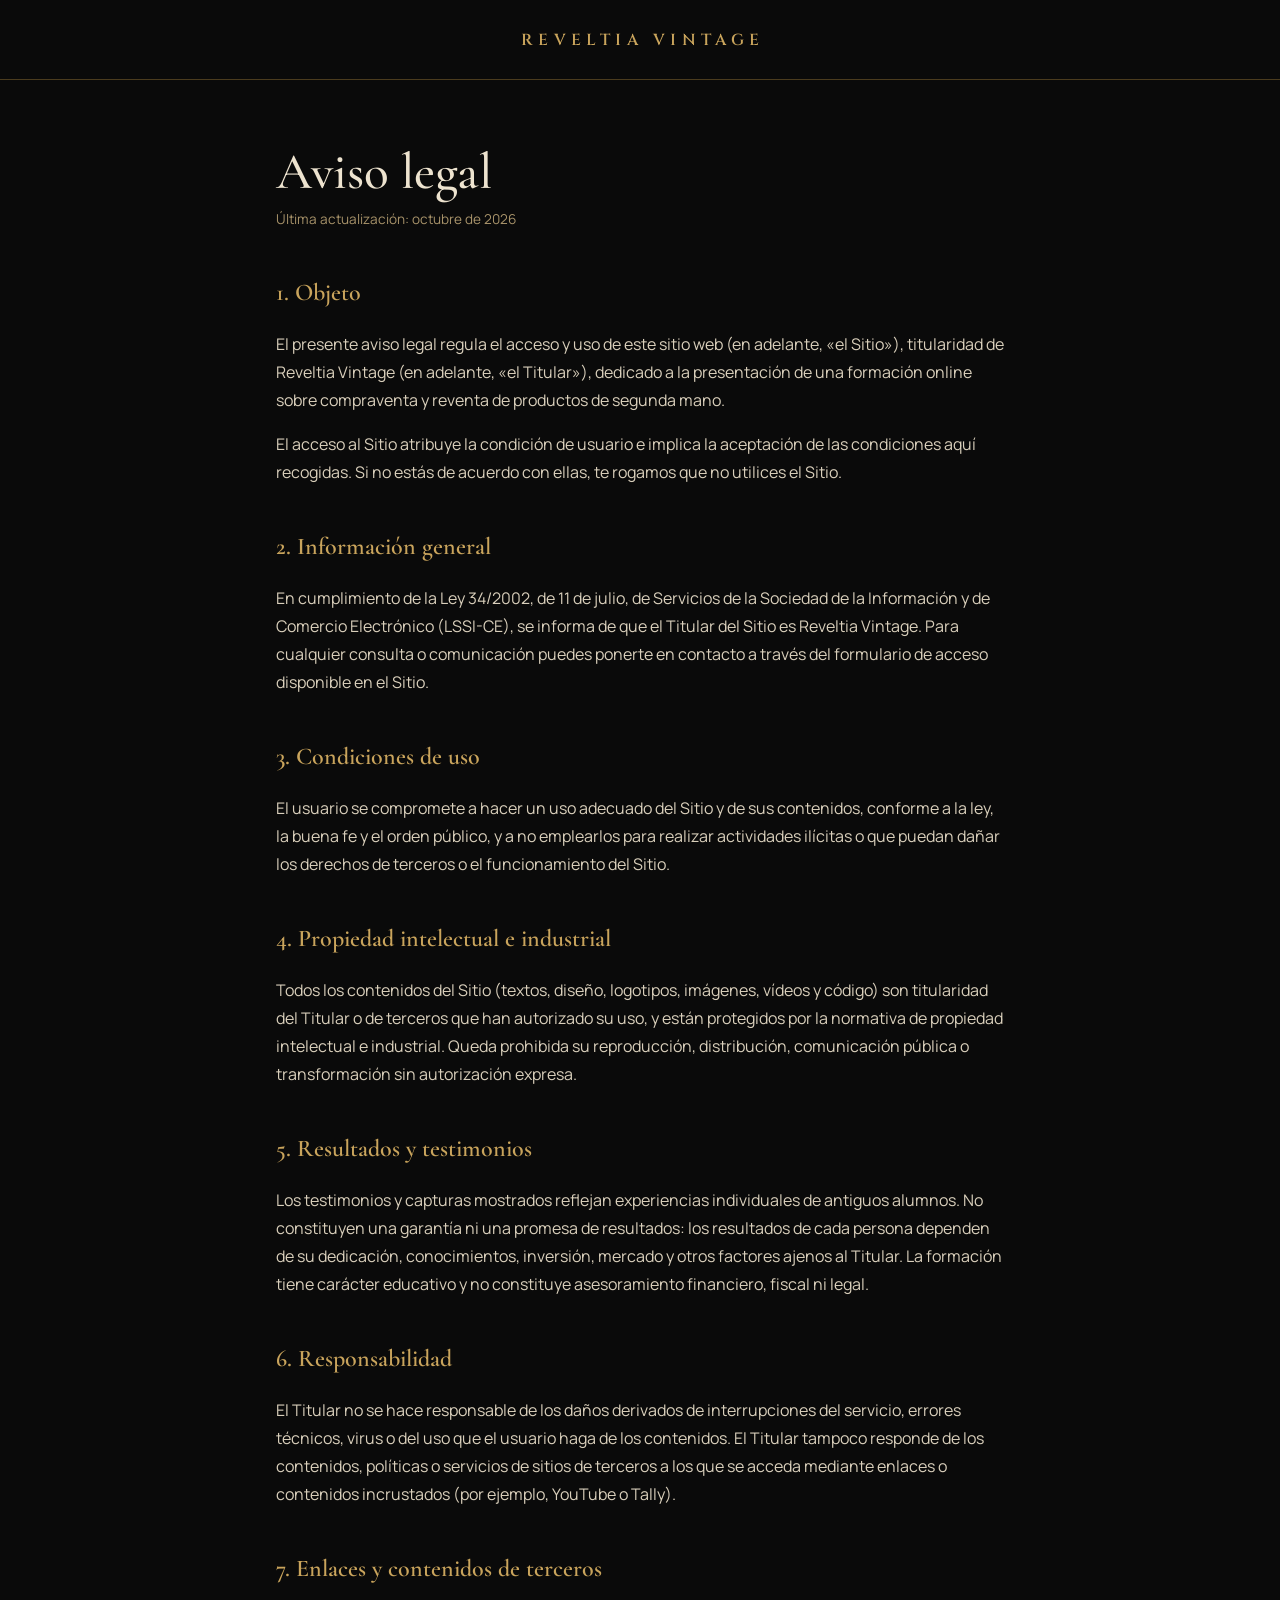
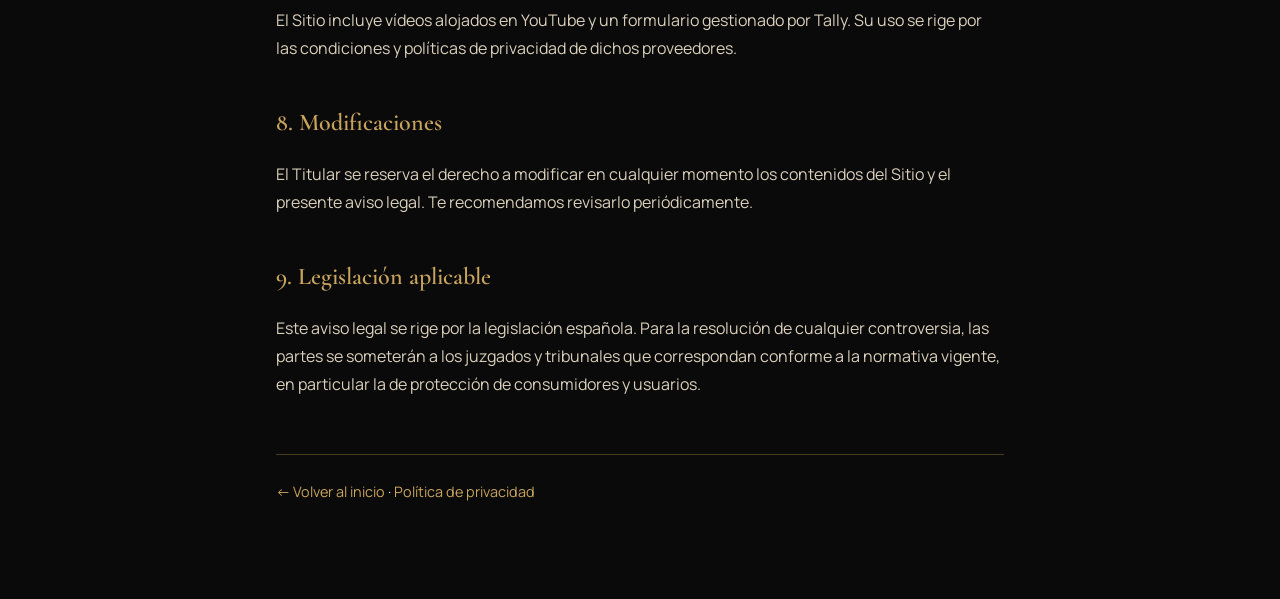
<file: aviso-legal.html>
<!DOCTYPE html>
<html lang="es">
<head>
<meta charset="utf-8">
<meta name="viewport" content="width=device-width,initial-scale=1">
<title>Aviso legal — Reveltia Vintage</title>
<meta name="robots" content="noindex">
<link rel="preconnect" href="https://fonts.googleapis.com">
<link href="https://fonts.googleapis.com/css2?family=Cinzel:wght@600&family=Cormorant+Garamond:wght@500;600&family=Manrope:wght@400;500;600&display=swap" rel="stylesheet">
<link rel="stylesheet" href="legal.css">
</head>
<body>
<header><a href="./" class="brand">REVELTIA VINTAGE</a></header>
<main>
<h1>Aviso legal</h1>
<p class="upd">Última actualización: octubre de 2026</p>

<h2>1. Objeto</h2>
<p>El presente aviso legal regula el acceso y uso de este sitio web (en adelante, «el Sitio»), titularidad de Reveltia Vintage (en adelante, «el Titular»), dedicado a la presentación de una formación online sobre compraventa y reventa de productos de segunda mano.</p>
<p>El acceso al Sitio atribuye la condición de usuario e implica la aceptación de las condiciones aquí recogidas. Si no estás de acuerdo con ellas, te rogamos que no utilices el Sitio.</p>

<h2>2. Información general</h2>
<p>En cumplimiento de la Ley 34/2002, de 11 de julio, de Servicios de la Sociedad de la Información y de Comercio Electrónico (LSSI-CE), se informa de que el Titular del Sitio es Reveltia Vintage. Para cualquier consulta o comunicación puedes ponerte en contacto a través del formulario de acceso disponible en el Sitio.</p>

<h2>3. Condiciones de uso</h2>
<p>El usuario se compromete a hacer un uso adecuado del Sitio y de sus contenidos, conforme a la ley, la buena fe y el orden público, y a no emplearlos para realizar actividades ilícitas o que puedan dañar los derechos de terceros o el funcionamiento del Sitio.</p>

<h2>4. Propiedad intelectual e industrial</h2>
<p>Todos los contenidos del Sitio (textos, diseño, logotipos, imágenes, vídeos y código) son titularidad del Titular o de terceros que han autorizado su uso, y están protegidos por la normativa de propiedad intelectual e industrial. Queda prohibida su reproducción, distribución, comunicación pública o transformación sin autorización expresa.</p>

<h2>5. Resultados y testimonios</h2>
<p>Los testimonios y capturas mostrados reflejan experiencias individuales de antiguos alumnos. No constituyen una garantía ni una promesa de resultados: los resultados de cada persona dependen de su dedicación, conocimientos, inversión, mercado y otros factores ajenos al Titular. La formación tiene carácter educativo y no constituye asesoramiento financiero, fiscal ni legal.</p>

<h2>6. Responsabilidad</h2>
<p>El Titular no se hace responsable de los daños derivados de interrupciones del servicio, errores técnicos, virus o del uso que el usuario haga de los contenidos. El Titular tampoco responde de los contenidos, políticas o servicios de sitios de terceros a los que se acceda mediante enlaces o contenidos incrustados (por ejemplo, YouTube o Tally).</p>

<h2>7. Enlaces y contenidos de terceros</h2>
<p>El Sitio incluye vídeos alojados en YouTube y un formulario gestionado por Tally. Su uso se rige por las condiciones y políticas de privacidad de dichos proveedores.</p>

<h2>8. Modificaciones</h2>
<p>El Titular se reserva el derecho a modificar en cualquier momento los contenidos del Sitio y el presente aviso legal. Te recomendamos revisarlo periódicamente.</p>

<h2>9. Legislación aplicable</h2>
<p>Este aviso legal se rige por la legislación española. Para la resolución de cualquier controversia, las partes se someterán a los juzgados y tribunales que correspondan conforme a la normativa vigente, en particular la de protección de consumidores y usuarios.</p>

<p class="back"><a href="./">← Volver al inicio</a> · <a href="privacidad.html">Política de privacidad</a></p>
</main>
</body>
</html>
</file>
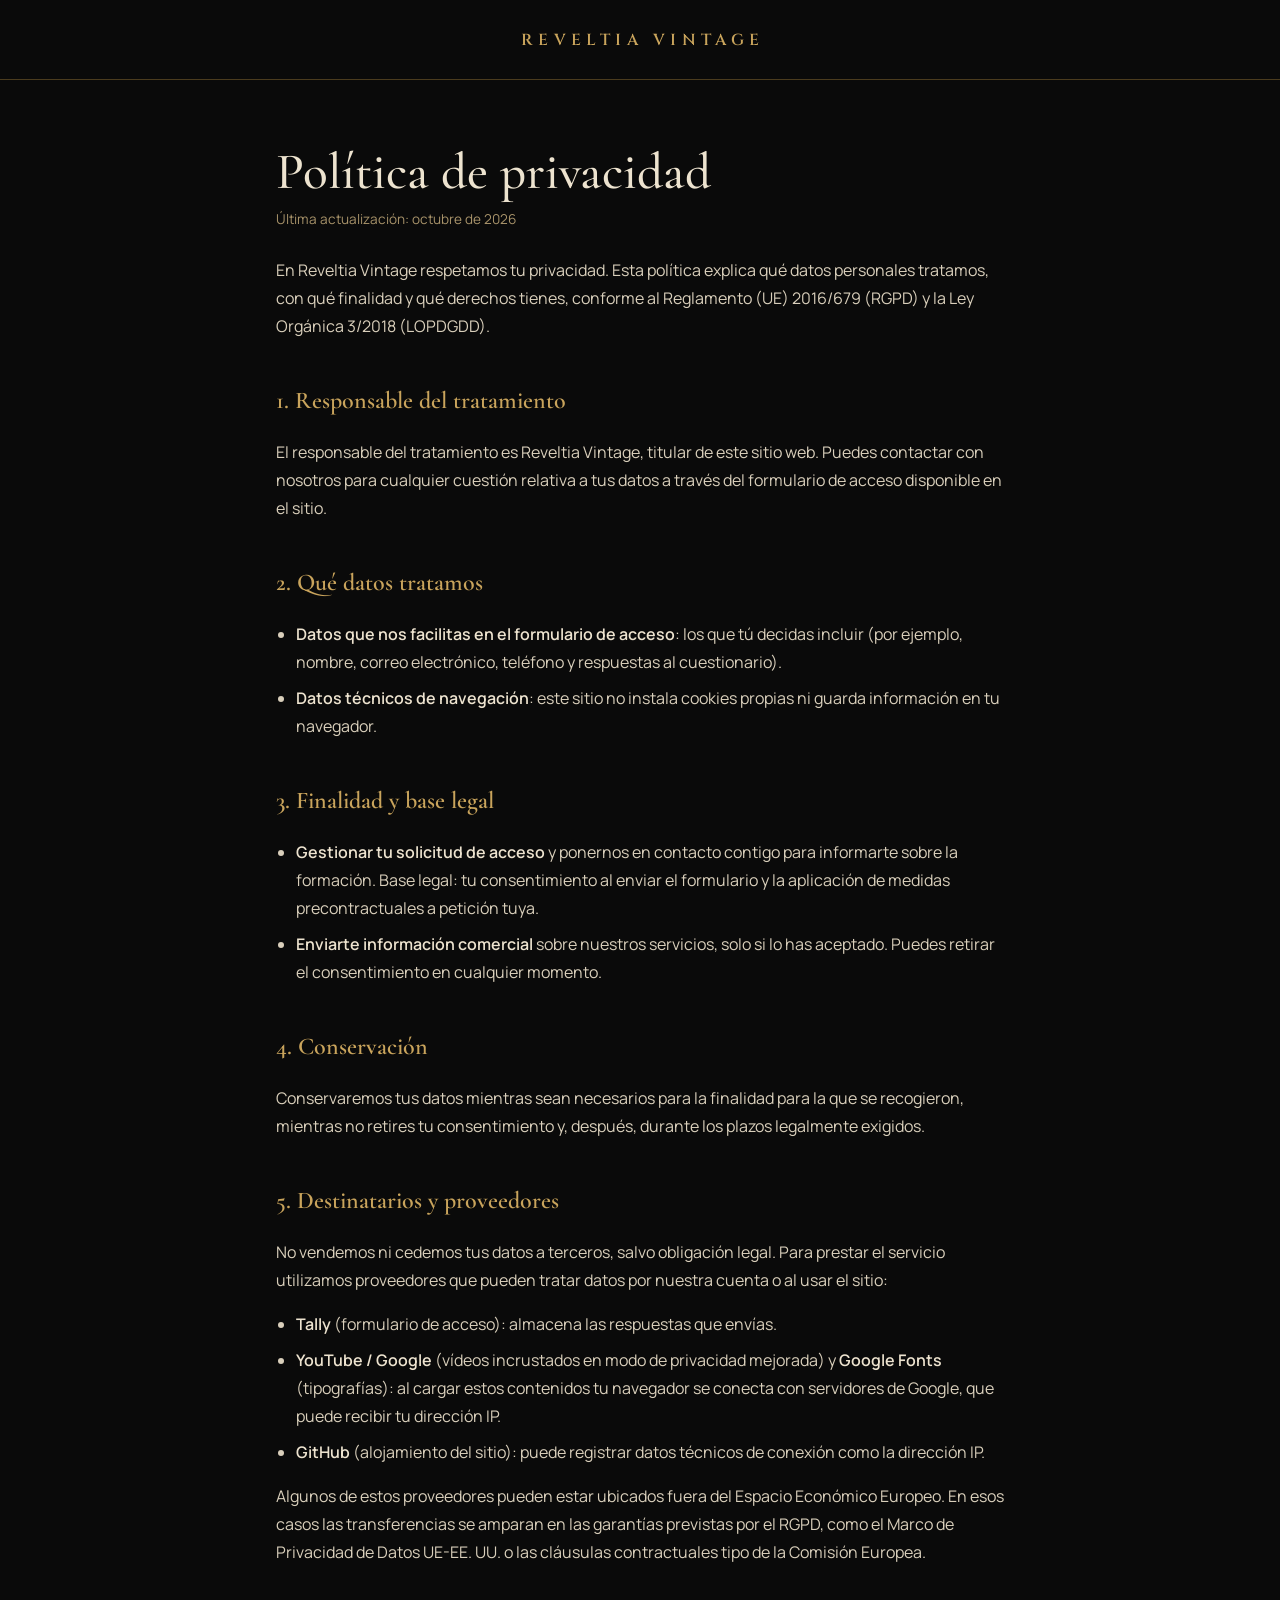
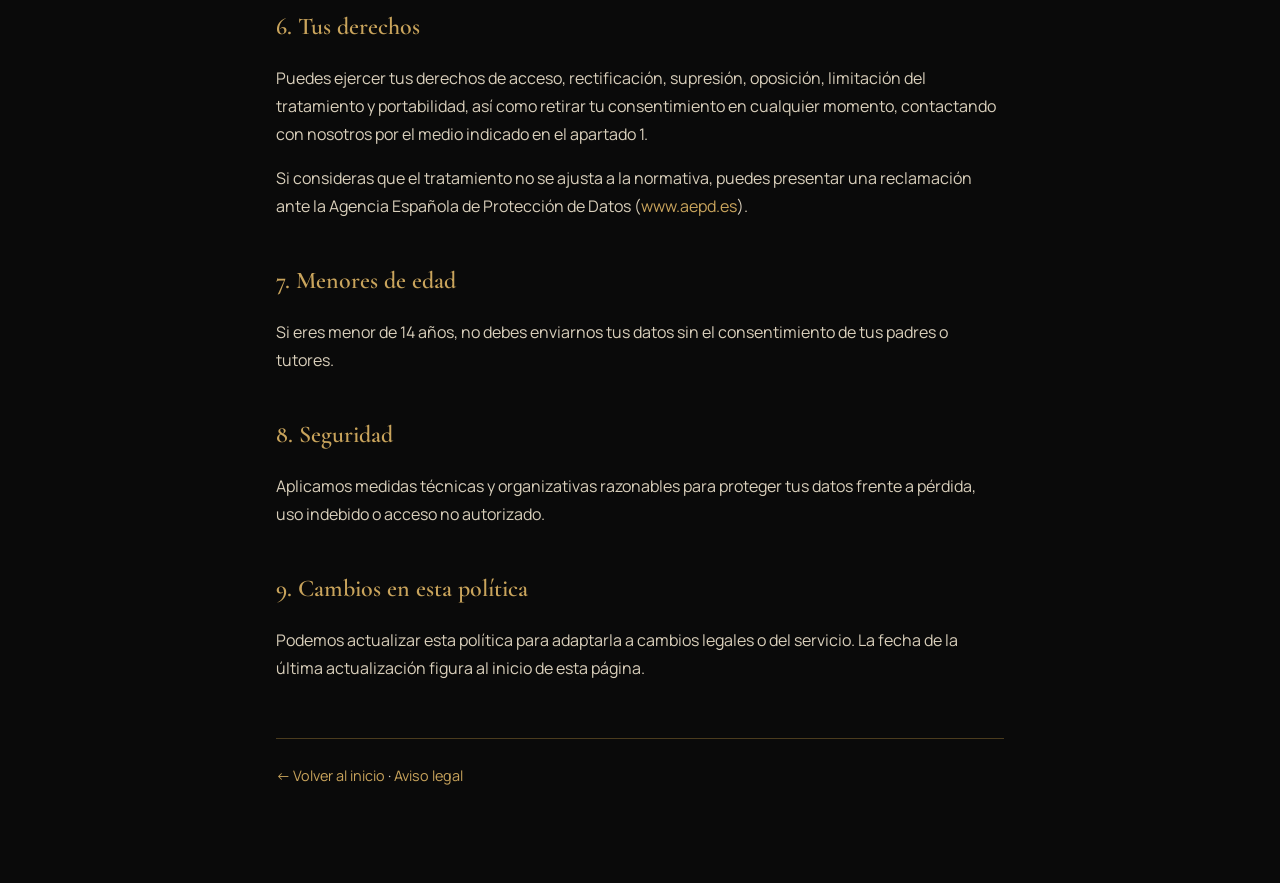
<file: privacidad.html>
<!DOCTYPE html>
<html lang="es">
<head>
<meta charset="utf-8">
<meta name="viewport" content="width=device-width,initial-scale=1">
<title>Política de privacidad — Reveltia Vintage</title>
<meta name="robots" content="noindex">
<link rel="preconnect" href="https://fonts.googleapis.com">
<link href="https://fonts.googleapis.com/css2?family=Cinzel:wght@600&family=Cormorant+Garamond:wght@500;600&family=Manrope:wght@400;500;600&display=swap" rel="stylesheet">
<link rel="stylesheet" href="legal.css">
</head>
<body>
<header><a href="./" class="brand">REVELTIA VINTAGE</a></header>
<main>
<h1>Política de privacidad</h1>
<p class="upd">Última actualización: octubre de 2026</p>

<p>En Reveltia Vintage respetamos tu privacidad. Esta política explica qué datos personales tratamos, con qué finalidad y qué derechos tienes, conforme al Reglamento (UE) 2016/679 (RGPD) y la Ley Orgánica 3/2018 (LOPDGDD).</p>

<h2>1. Responsable del tratamiento</h2>
<p>El responsable del tratamiento es Reveltia Vintage, titular de este sitio web. Puedes contactar con nosotros para cualquier cuestión relativa a tus datos a través del formulario de acceso disponible en el sitio.</p>

<h2>2. Qué datos tratamos</h2>
<ul>
<li><strong>Datos que nos facilitas en el formulario de acceso</strong>: los que tú decidas incluir (por ejemplo, nombre, correo electrónico, teléfono y respuestas al cuestionario).</li>
<li><strong>Datos técnicos de navegación</strong>: este sitio no instala cookies propias ni guarda información en tu navegador.</li>
</ul>

<h2>3. Finalidad y base legal</h2>
<ul>
<li><strong>Gestionar tu solicitud de acceso</strong> y ponernos en contacto contigo para informarte sobre la formación. Base legal: tu consentimiento al enviar el formulario y la aplicación de medidas precontractuales a petición tuya.</li>
<li><strong>Enviarte información comercial</strong> sobre nuestros servicios, solo si lo has aceptado. Puedes retirar el consentimiento en cualquier momento.</li>
</ul>

<h2>4. Conservación</h2>
<p>Conservaremos tus datos mientras sean necesarios para la finalidad para la que se recogieron, mientras no retires tu consentimiento y, después, durante los plazos legalmente exigidos.</p>

<h2>5. Destinatarios y proveedores</h2>
<p>No vendemos ni cedemos tus datos a terceros, salvo obligación legal. Para prestar el servicio utilizamos proveedores que pueden tratar datos por nuestra cuenta o al usar el sitio:</p>
<ul>
<li><strong>Tally</strong> (formulario de acceso): almacena las respuestas que envías.</li>
<li><strong>YouTube / Google</strong> (vídeos incrustados en modo de privacidad mejorada) y <strong>Google Fonts</strong> (tipografías): al cargar estos contenidos tu navegador se conecta con servidores de Google, que puede recibir tu dirección IP.</li>
<li><strong>GitHub</strong> (alojamiento del sitio): puede registrar datos técnicos de conexión como la dirección IP.</li>
</ul>
<p>Algunos de estos proveedores pueden estar ubicados fuera del Espacio Económico Europeo. En esos casos las transferencias se amparan en las garantías previstas por el RGPD, como el Marco de Privacidad de Datos UE-EE. UU. o las cláusulas contractuales tipo de la Comisión Europea.</p>

<h2>6. Tus derechos</h2>
<p>Puedes ejercer tus derechos de acceso, rectificación, supresión, oposición, limitación del tratamiento y portabilidad, así como retirar tu consentimiento en cualquier momento, contactando con nosotros por el medio indicado en el apartado 1.</p>
<p>Si consideras que el tratamiento no se ajusta a la normativa, puedes presentar una reclamación ante la Agencia Española de Protección de Datos (<a href="https://www.aepd.es" target="_blank" rel="noopener">www.aepd.es</a>).</p>

<h2>7. Menores de edad</h2>
<p>Si eres menor de 14 años, no debes enviarnos tus datos sin el consentimiento de tus padres o tutores.</p>

<h2>8. Seguridad</h2>
<p>Aplicamos medidas técnicas y organizativas razonables para proteger tus datos frente a pérdida, uso indebido o acceso no autorizado.</p>

<h2>9. Cambios en esta política</h2>
<p>Podemos actualizar esta política para adaptarla a cambios legales o del servicio. La fecha de la última actualización figura al inicio de esta página.</p>

<p class="back"><a href="./">← Volver al inicio</a> · <a href="aviso-legal.html">Aviso legal</a></p>
</main>
</body>
</html>
</file>
<file: legal.css>
html,body{margin:0;background:#0A0A0A;color:#EDE3CF;font-family:'Manrope',sans-serif;-webkit-font-smoothing:antialiased}
*{box-sizing:border-box}
a{color:#C9A45C;text-decoration:none;transition:color 250ms}
a:hover{color:#E6C98A}
header{padding:28px clamp(16px,5vw,56px);border-bottom:1px solid rgba(140,110,51,0.5);text-align:center}
.brand{font-family:'Cinzel',serif;font-weight:600;letter-spacing:0.34em;padding-left:0.34em;font-size:1rem}
main{max-width:760px;margin:0 auto;padding:clamp(32px,6vw,64px) 16px 80px;line-height:1.75;font-size:1rem}
h1{font-family:'Cormorant Garamond',serif;font-weight:500;font-size:clamp(2.2rem,6vw,3.2rem);line-height:1.1;margin:0 0 8px}
h2{font-family:'Cormorant Garamond',serif;font-weight:600;font-size:1.5rem;color:#C9A45C;margin:40px 0 8px}
p,li{color:#D9CFBB}
ul{padding-left:20px}
li{margin-bottom:8px}
strong{color:#EDE3CF;font-weight:600}
.upd{color:#A8936A;font-size:0.85rem;margin:0 0 24px}
.back{margin-top:56px;padding-top:24px;border-top:1px solid rgba(140,110,51,0.5);font-size:0.9rem}
</file>
